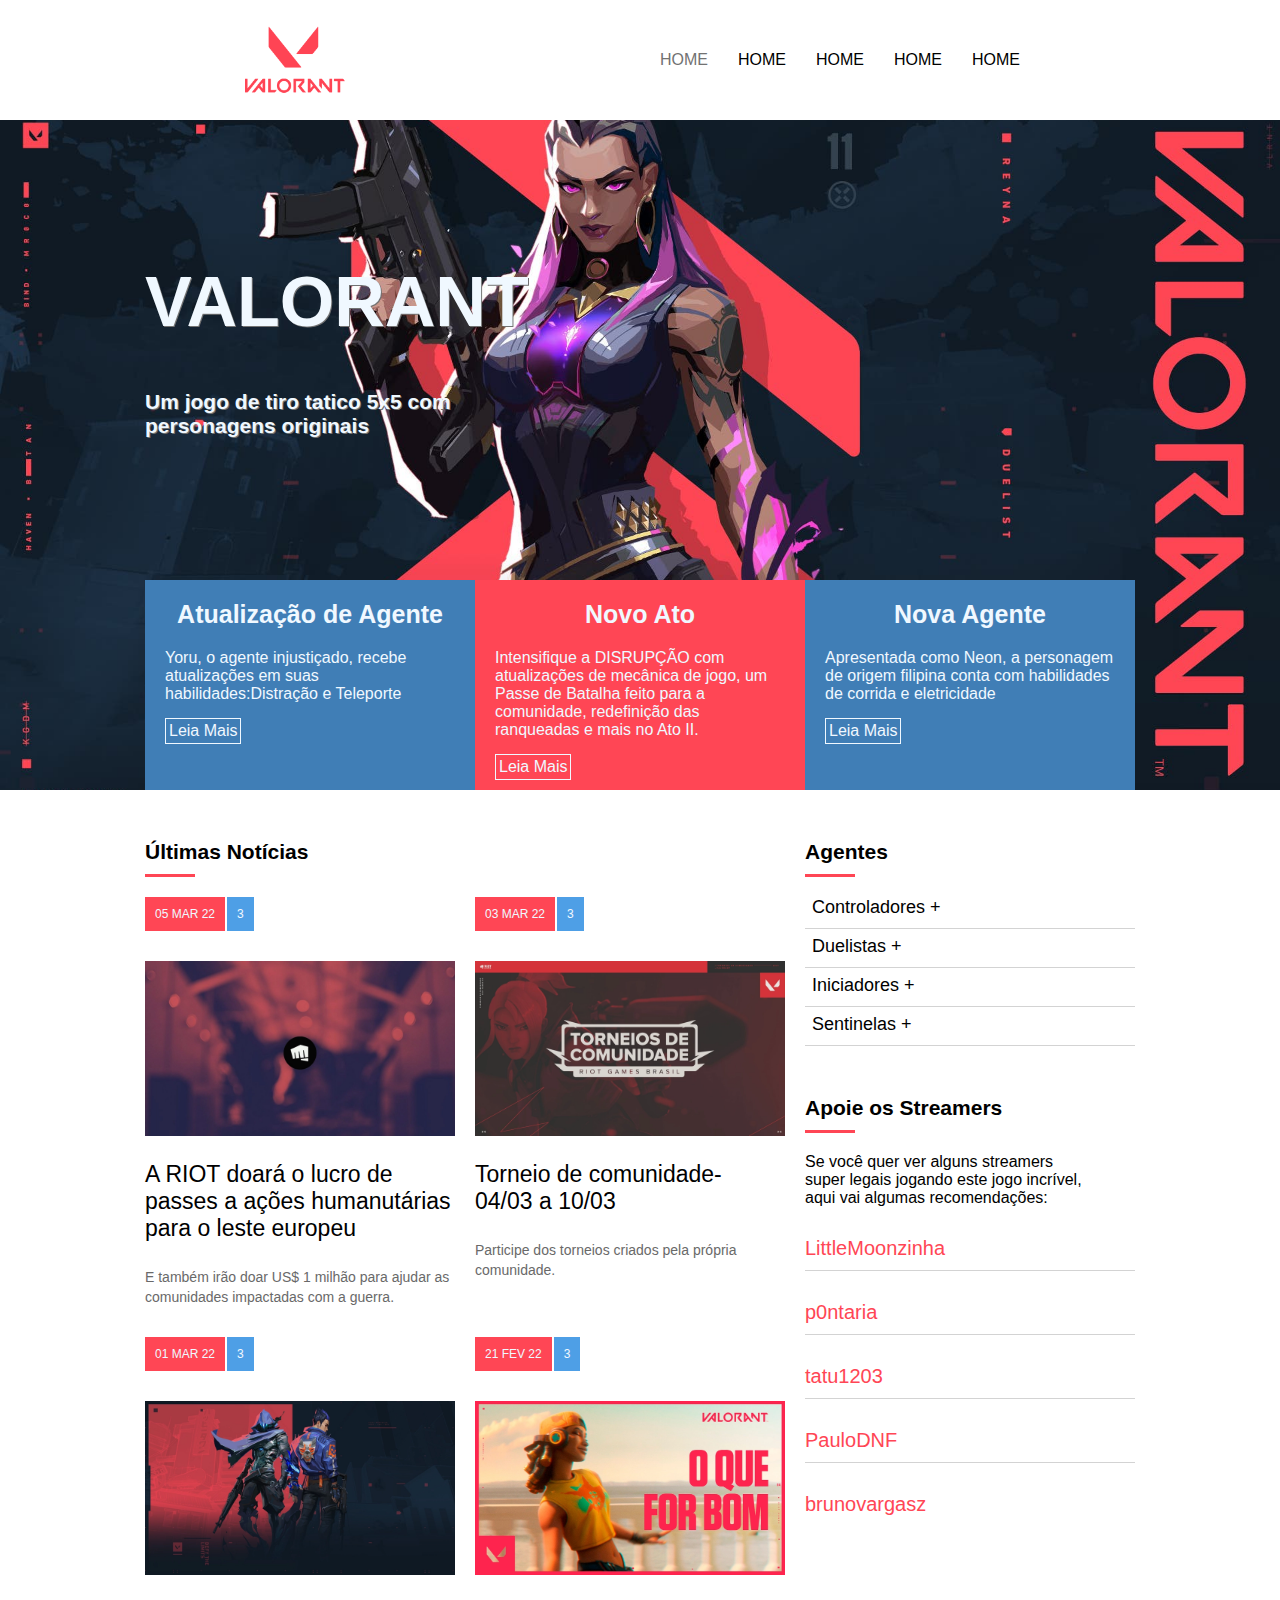
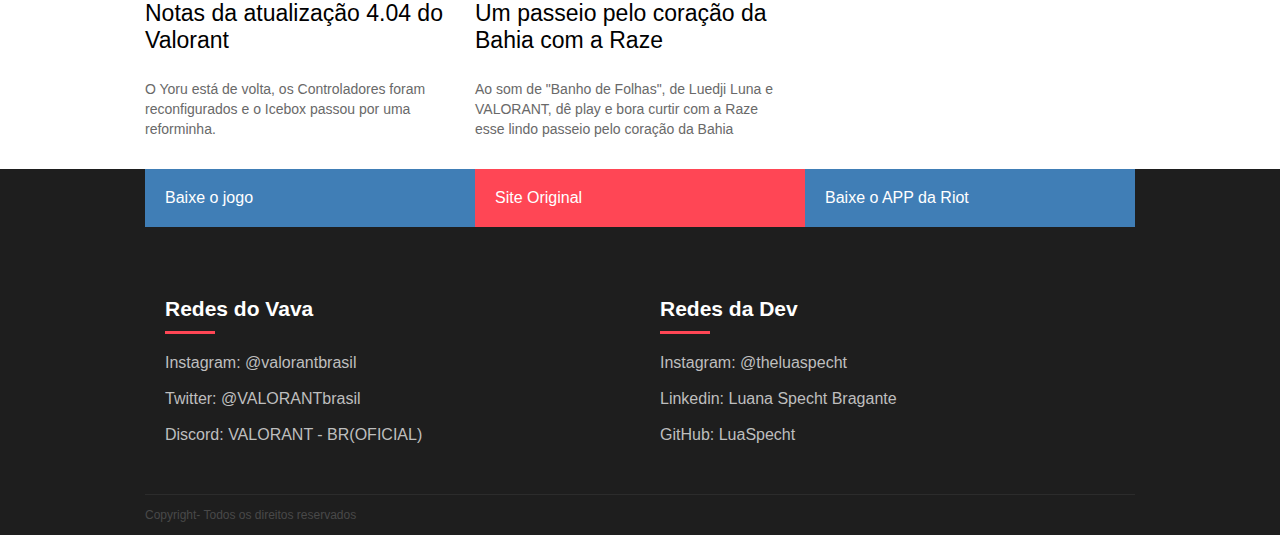
<file: projeto/index.html>
<html>
    <head>
        <meta charset="UTF-8">
        <meta name="viewport" content="widht=device-width,user-scalable=0">
        <title>Valorant</title>
        <link rel="stylesheet" type="text/css" href="assets/css/template.css">
        <meta name="viewport" content="width=device-width, initial-scale=1">
    </head>
    <body>
        <header>
            <div class="container">
                <div class="container_logomenu">
                    <div class="logo">
                        <a  href=""><img id="vavalogo" src="assets/images/logo.png"/></a>
                    </div>
                    <div class="menu">
                        <nav>
                            <div class="menuMobile">
                                <div class="mm_line"></div>
                                <div class="mm_line"></div>
                                <div class="mm_line"></div>
                            </div>
                            <ul>
                                <li><a href="active">Home</a> </li>
                                <li><a href="">Home</a> </li>
                                <li><a href="">Home</a> </li>
                                <li><a href="">Home</a> </li>
                                <li><a href="">Home</a> </li>
                            </ul>
                        </nav>
                    </div>
                </div>
            </div>
        </header>
        <section class="banner"> 
            
            <div class="container column">
                
                <div class="banner_headline">
                    <h1>VALORANT</h1> <br/>
                    <h2>Um jogo de tiro tatico 5x5 com personagens originais</h2>
                </div>
                <div class="banner_options">
                    <div class="banner1">
                        <div class="banner_title"><strong>Atualização de Agente</strong></div>
                        <div class="banner_desc">Yoru, o agente injustiçado, recebe atualizações em suas habilidades:Distração e Teleporte  </div>
                        <a href="">Leia Mais</a>
                    </div>
                    <div class="banner2">
                        <div class="banner_title"><strong>Novo Ato</strong></div>
                        <div class="banner_desc">Intensifique a DISRUPÇÃO com atualizações de mecânica de jogo, um Passe de Batalha feito para a comunidade, redefinição das ranqueadas e mais no Ato II.</div>
                        <a href="">Leia Mais</a>
                    </div>
                    <div class="banner3">
                        <div class="banner_title"><strong>Nova Agente</strong></div>
                        <div class="banner_desc">Apresentada como Neon, a personagem de origem filipina conta com habilidades de corrida e eletricidade</div>
                        <a href="">Leia Mais</a>
                    </div>
                </div>
            </div>
        </section>
        <section id="geral">
            <div class="container">
                <section>
                    <div class="widget">
                        <div class="widget_title">
                            <div class="widget_title_text">Últimas Notícias </div>
                            <div class="widget_title_bar"></div>
                        </div>
                        <div class="widget_body flex">
                            <article>
                                <a href=""></a>
                                <div class="news_data">
                                    <diV class="news_posted_at">05 MAR 22</diV>
                                    <div class="news_comments">3</div>
                                </div>
                                <div class="news_thumb">
                                    <img src="assets/images/riot.jpg"/>
                                </div>
                                <div class="news_title">A RIOT doará o lucro de passes a ações humanutárias para o leste europeu</div>
                                <div class="news_resume">E também irão doar US$ 1 milhão para ajudar as comunidades impactadas com a guerra.</div>
                            </article>
                            
                            <article>
                                <a href=""></a>
                                <div class="news_data">
                                    <diV class="news_posted_at">03 MAR 22</diV>
                                    <div class="news_comments">3</div>
                                </div>
                                <div class="news_thumb">
                                    <img src="assets/images/torneio.jpg"/>
                                </div>
                                <div class="news_title">Torneio de comunidade- 04/03 a 10/03</div>
                                <div class="news_resume">Participe dos torneios criados pela própria comunidade.</div>
                            </article>
                            <article>
                                <a href=""></a>
                                <div class="news_data">
                                    <diV class="news_posted_at">01 MAR 22</diV>
                                    <div class="news_comments">3</div>
                                </div>
                                <div class="news_thumb">
                                    <img src="assets/images/yoru.jpg"/>
                                </div>
                                <div class="news_title">Notas da atualização 4.04 do Valorant</div>
                                <div class="news_resume">O Yoru está de volta, os Controladores foram reconfigurados e o Icebox passou por uma reforminha.</div>
                            </article>
                            <article>
                                <a href=""/>
                                <div class="news_data">
                                    <diV class="news_posted_at">21 FEV 22</diV>
                                    <div class="news_comments">3</div>
                                </div>
                                <div class="news_thumb">
                                    <img src="assets/images/raze.jpg"/>
                                </div>
                                <div class="news_title">Um passeio pelo coração da Bahia com a Raze</div>
                                <div class="news_resume">Ao som de "Banho de Folhas", de Luedji Luna e VALORANT, dê play e bora curtir com a Raze esse lindo passeio pelo coração da Bahia</div>
                            </article>
                        </div>
                </section>
                <aside>
                    
                    <div class="widget">
                        <div class="widget_title">
                            <div class="widget_title_text">Agentes </div>
                            <div class="widget_title_bar"></div>
                        </div>
                        <div class="widget_body">
                            <div class="agents">Controladores +</div>
                            <div class="agents_underbar"></div>
                            <div class="agents">Duelistas +</div>
                            <div class="agents_underbar"></div>
                            <div class="agents">Iniciadores +</div>
                            <div class="agents_underbar"></div>
                            <div class="agents">Sentinelas +</div>
                            <div class="agents_underbar"></div>
                        </div>
                    </div>
                    <div class="widget">
                        <div class="widget_title">
                            <div class="widget_title_text">Apoie os Streamers </div>
                            <div class="widget_title_bar"></div>
                        </div>
                        <div class="widget_body">
                            Se você quer ver alguns streamers<br> super legais jogando este jogo incrível,<br> aqui vai algumas recomendações:
                            <div class="streamers"><a href="https://twitch.tv/littlemoonzinha" target="_blank">LittleMoonzinha</a></div>
                            <div class="agents_underbar"></div>
                            <div class="streamers"><a href="https://twitch.tv/p0ntaria" target="_blank">p0ntaria</a></div>
                            <div class="agents_underbar"></div>
                            <div class="streamers"><a href="https://twitch.tv/tatu1203" target="_blank">tatu1203</a></div>
                            <div class="agents_underbar"></div>
                            <div class="streamers"><a href="https://twitch.tv/paulodnf" target="_blank">PauloDNF</a></div>
                            <div class="agents_underbar"></div>
                            <div class="streamers"><a href="https://twitch.tv/brunovargasz" target="_blank">brunovargasz</a></div>
                        </div>
                    </div>
                    
                </aside>
            </div>
        </section>
        <footer>
            <div class="container flexColumn">
                <div class="footer_menu">
                    <div class="fm_1">
                        <a href="https://playvalorant.com/pt-br/download/" target="blank">Baixe o jogo</a>
                    </div>
                    <div class="fm_2">
                        <a href="https://playvalorant.com/pt-br/" target="blank">Site Original</a>
                    </div>
                    <div class="fm_3">
                        <a href="https://play.google.com/store/apps/details?id=com.riotgames.mobile.leagueconnect&referrer=singular_click_id%3D21b7fb62-1eea-4a30-8937-e903c8dead2d" target="blank">Baixe o APP da Riot</a>
                    </div>
                </div>
                <div class="footer_area">
                    <div class="footer_areaitem">
                        <div class="widget footer_color">
                            <div class="widget_title">
                                <div class="widget_title_text ">Redes do Vava </div>
                                <div class="widget_title_bar"></div>
                            </div>
                            <div class="widget_body" style="color: rgb(190, 190, 190);">
                                Instagram: <a href="https://www.instagram.com/valorantbrasil/" target="blank">@valorantbrasil</a>
                                <br><br>
                                Twitter: <a href="https://twitter.com/valorantbrasil" target="blank">@VALORANTbrasil</a>
                                <br><br>
                                Discord: <a href="https://discord.com/invite/valorant-br" target="blank">VALORANT - BR(OFICIAL)</a>
                            </div>
                        </div>
                    </div>
                    <div class="footer_areaitem">
                        <div class="widget footer_color">
                            <div class="widget_title">
                                <div class="widget_title_text">Redes da Dev </div>
                                <div class="widget_title_bar"></div>
                            </div>
                            <div class="widget_body" style="color: rgb(190, 190, 190);">
                                Instagram: <a href="https://www.instagram.com/theluaspecht/" target="blank">@theluaspecht</a><br><br>
                                Linkedin: <a href="https://www.linkedin.com/in/luana-specht-bragante-3a198b115/ target="blank">Luana Specht Bragante</a><br><br>
                                GitHub: <a href="https://github.com/LuaSpecht" target="blank">LuaSpecht</a>
                            </div>
                        </div>
                    </div>
                </div>
                <div class="footer_copy" style="color:rgb(73, 73, 73)">
                    Copyright- Todos os direitos reservados
                </div>

            </div>
        </footer>
    </body>
</html>
</file>
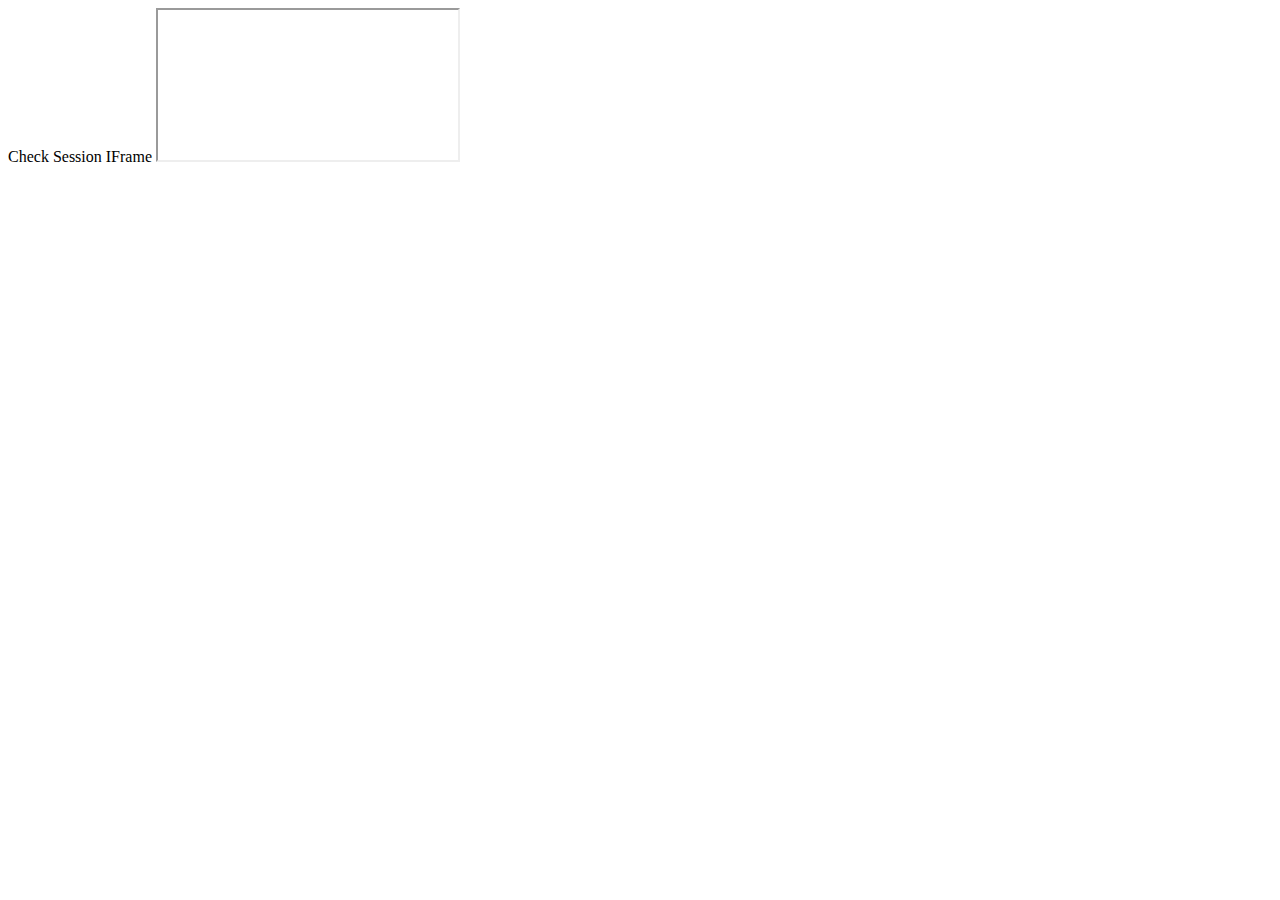
<file: projeto/assets/images/thumbnail_files/check-session-iframe.html>
<!-- saved from url=(0050)https://xsso.playvalorant.com/check-session-iframe -->
<html><head><meta http-equiv="Content-Type" content="text/html; charset=UTF-8"></head><body>Check Session IFrame

<iframe id="check-session-iframe" src="./check-session-iframe(1).html"></iframe>
<script>
  const issuer = "https://auth.riotgames.com"
  const iframeSrc = `${issuer}/check-session-iframe`;
  const iframeEl = document.querySelector('#check-session-iframe');

  window.addEventListener('message', (event) => {
    const data = event.data;

    if (typeof data !== 'string') {
      return;
    }

    if (new URL(event.origin).origin === issuer) {
      // to whomever our parent is
      const message = `XSSO::${data}`;
      window.parent.postMessage(message, '*');
    } else {
      // to the child iframe that know exists, in the issuer domain
      iframeEl.contentWindow.postMessage(data, issuer);
    }
  })
</script></body></html>
</file>
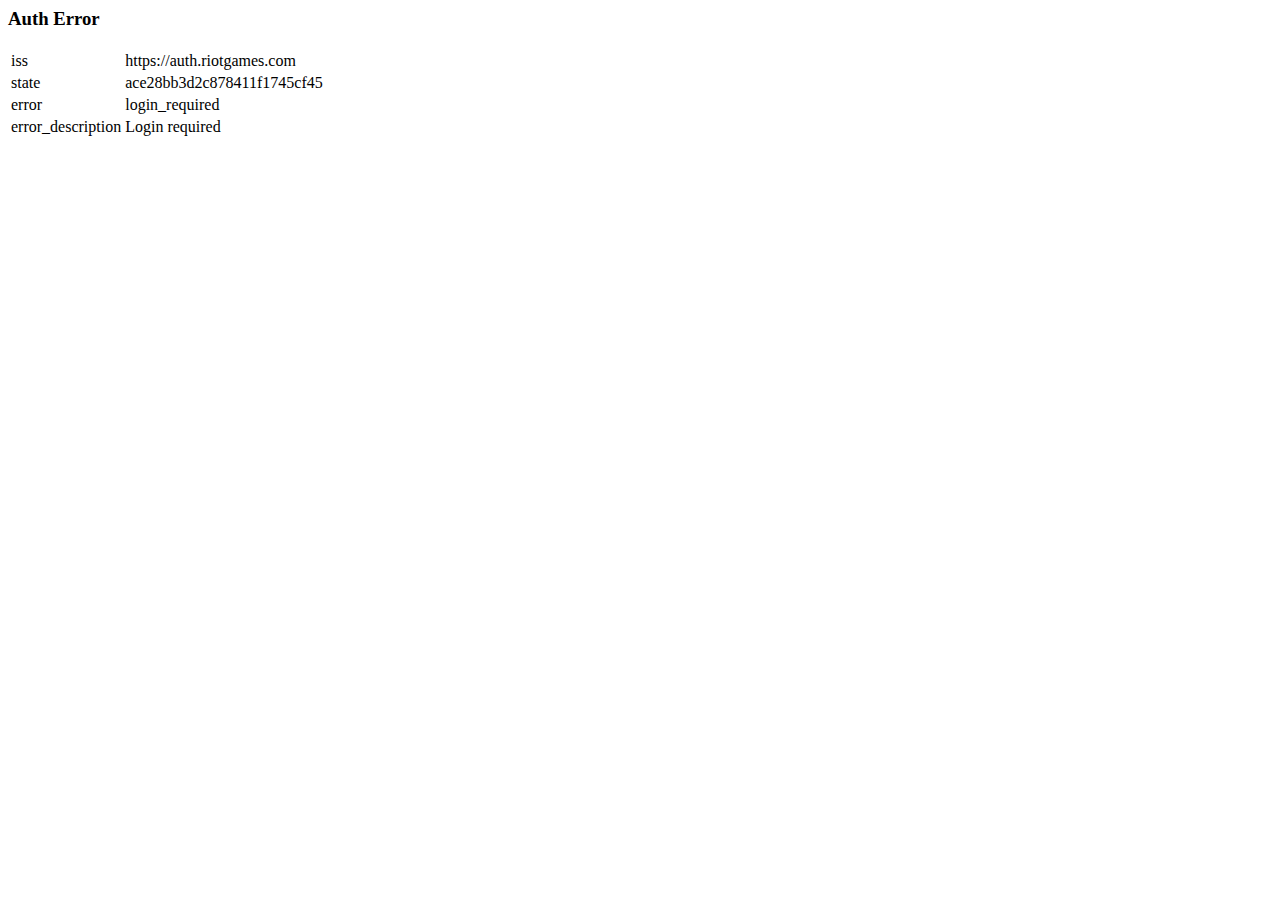
<file: projeto/assets/images/thumbnail_files/riot-owned-iframe.html>
<!-- saved from url=(0162)https://xsso.playvalorant.com/redirect?iss=https%3A%2F%2Fauth.riotgames.com&state=ace28bb3d2c878411f1745cf45&error=login_required&error_description=Login+required -->
<html><head><meta http-equiv="Content-Type" content="text/html; charset=UTF-8"></head><body><h3>Auth Error</h3>

<table>
  <tbody><tr><td>iss</td><td>https://auth.riotgames.com</td></tr>
  <tr><td>state</td><td>ace28bb3d2c878411f1745cf45</td></tr>
  <tr><td>error</td><td>login_required</td></tr>
  <tr><td>error_description</td><td>Login required</td></tr>
</tbody></table>

  <!-- if we have enough information, also emit error to the parent window for visibility -->
  <script>window.parent.postMessage('XSSO::login_required Login required', '*')</script></body></html>
</file>
<file: projeto/assets/css/template.css>
*{
    font-family: Arial, Helvetica, sans-serif;
    text-decoration: none;
}
body{
    margin:0;
    padding:0;
    
}

header{
    display:flex;
    justify-content:center;
    height: 120px;
}

section {
    display: flex;
    justify-content: center;
}

a:visited{
    color:black
}

.container {
    display: flex;
    width: 990px;
    justify-content: space-between;
    
}

#vavalogo{
    width: 100px;
}
.logo{
    margin-left:0;
    display: flex;
    align-items: center;
    width: 0px;
}

.menu{
    margin-left:200;
    display: flex;
    align-items: center;
    
}
nav ul,
nav li {
    list-style: none;
    margin: 0;
    padding:0;

}

nav ul{
    display: flex;
}

nav a{
    display: block;
    padding:15px;
    text-decoration: none;
    text-transform: uppercase;
    color:#727272
}

nav .active a,
nav a:hover {
    background-color:#ff4655;
    color:whitesmoke
}

.banner {
    display:flex;
    justify-content: center;
    background-color:red;
    background-image:url('../images/img1.jpg') ;
    background-position: center;
    background-size: cover;
    height: 670px;
    
}

.column{
    flex-direction: column;
}

.banner_headline{
    flex:1;
    display: flex;
    color:aliceblue;
    flex-direction: column;
    justify-content: center;
    
}
.banner_headline h1{
    font-size: 70px;
    text-shadow: 1px 1px 0px #727272;
    max-width: 350px;
    margin: 0px;
    padding:0px;

}

.banner_headline h2{
    font-size: 21px;
    margin: 0px;
    padding:0px;
    text-shadow: 1px 1px 0px #727272;
    max-width: 350px;
    margin-top:30px;

}

.banner_options{
    height: 210px;
    display: flex;
}

.banner1, .banner2, .banner3{
    flex:1;
    color: aliceblue;
    padding: 20px;
    }
.banner1{
    background-color:#407eb6 ;
}
.banner2{
    background-color:#ff4655 ;
}
.banner3{
    background-color: #407eb6;
}
.banner_title{
    display: flex;
    justify-content: center;
    font-size: 25px;
    
}
.banner_desc{
    font-size: 16px;
    margin-top: 20px;
    margin-bottom: 15px;
}
.banner_options a{
    text-decoration: none;
    color: aliceblue;
    border:1px solid aliceblue;
    display: inline-block;
    padding:3px;
    ;
}
.widget{
    text-decoration: none;
}

#geral{
    display:flex;
    justify-content: center;

}

#geral section{
    flex:2;
}

#geral aside{
    flex:1;
}
aside{
    display:flex;
    flex-direction: column;
    color:rgb(145, 145, 145)
}
aside .agents{
    flex:2;
    margin: 7px;
    font-size: 18px;
    ;
}
aside .agents_underbar{
    width: 100%;
    height: 1px;
    background-color: lightgray;
    margin-top: 10px;
    
}
aside .streamers{
    margin-top: 30px;
    font-size: 20px;
    
}
aside .streamers a{
    color:#ff4655;

}

.widget{
    text-decoration: none;
}
.widget_title{
    margin-top: 30px;
    margin-bottom: 20px;
    
}

.widget_title_text{
    color: black;
    font-size:21px;
    font-weight:bold;
    margin-top: 50px;

}
.widget_title_bar{
    width: 50px;
    height: 3px;
    background-color: #ff4655;
    margin-top: 10px;
}
.widget_body{
    flex-wrap: wrap;
}
.flex {
    display: flex;
    flex-wrap: wrap;

}
article{
    flex:1;
    min-width: 300px;
    margin-right: 20px;
}

article a{
    text-decoration: none;
}
article .news_data {
    display:flex;
}
article .news_posted_at{
    font-size:12px;
    background-color: #ff4655;
    color: aliceblue;
    padding:10px;
    margin-right: 2px;

}
article .news_comments{
    font-size:12px;
    background-color: #4e9fe6;
    color: aliceblue;
    padding:10px;
}
article .news_thumb{
    margin-top:30px ;
}

article .news_thumb img{
    width: 100%;
    height:auto;
    
}

article .news_title {
    margin-top: 25px;
    margin-bottom: 25px;
    font-size: 23px;
    color:black;

}
article .news_resume{
    color:dimgray;
    line-height:20px;
    font-size:14px;
    margin-bottom: 30px;
}
footer{
    display: flex;
    width: 100%;
    background-color:#1e1e1e;
    align-items: center;
    flex-direction: column;
    margin: 0px;

}
.footer_menu{
    display: flex;
    flex:1;
}
.fm_1, .fm_2, .fm_3{
    flex: 1;
    padding: 20px;
    color: aliceblue;
       
}
.fm_1{ 
    background-color: #407eb6 ;
}
.fm_2{
    background-color:#ff4655 ;
}
.fm_3{
    background-color: #407eb6;
}
.fm_1 a, .fm_2 a, .fm_3 a{
    text-decoration: none;
    color: white;
}
.footer_area {
    display: flex;
    flex:1;
    
}
.footer_area a{
    color: rgb(190, 190, 190);
}
.flexColumn {
    flex-direction: column;
}
  
.footer_areaitem {
    flex:1;
    color: #FFFFFF;
    padding: 20px;
    

}
footer .widget_title_text{
    color: white;
}

.footer_copy{
    border-top: 1px solid #2c2c2c;
    height:40px;
    line-height:40px;
    color:#5c5c5c;
    font-size: 12px;
    margin-top: 30px;
}
.menuMobile{
    display: none;
    width: 40px;
    height: 40px;
    margin-top: 40px;
    margin-bottom: 40px;
    margin-right: 20px;
   
}
.mm_line{
    height:3px;
    background-color: #ff4655;
}
.container_logomenu{
    display: flex;
    flex-direction: row;
    width: 100%;
    justify-content: space-around;

}
@media (max-width:600px){

    .banner_headline{
        padding: 20px;
    } 
    .banner_headline h1{
         font-size: 55px;
     }
     .banner_headline h2{
         font-size:17px;
     }
     .banner_options{
         height: auto;
         flex-direction: column;
     }
     .container{
         flex-direction: column;
         width: auto;
     }
     #geral section, aside{
         padding: 20px;
     }
     .footer_menu{
        flex-direction:column;
        justify-content: center;
        align-items: center;
    }
     .footer_area{
         flex-direction: column;
         padding: 20px;
         justify-content: center;
         align-items: center
     }
     .fotter_copy{
         padding: 20px;
         justify-content: center;
         align-items: center
     }
     header .container{
         flex-direction: row;
     }
     nav ul{
         flex-direction: column;
         display:none;
     }
     header{
         height: auto;
     }
     .logo{
         padding: 20px;
     }
     .menuMobile{
         display: flex;
         flex-direction: column;
         justify-content: space-around;
        
     }
     .container_logomenu{
         width: 100%;

     }
    
}
</file>
